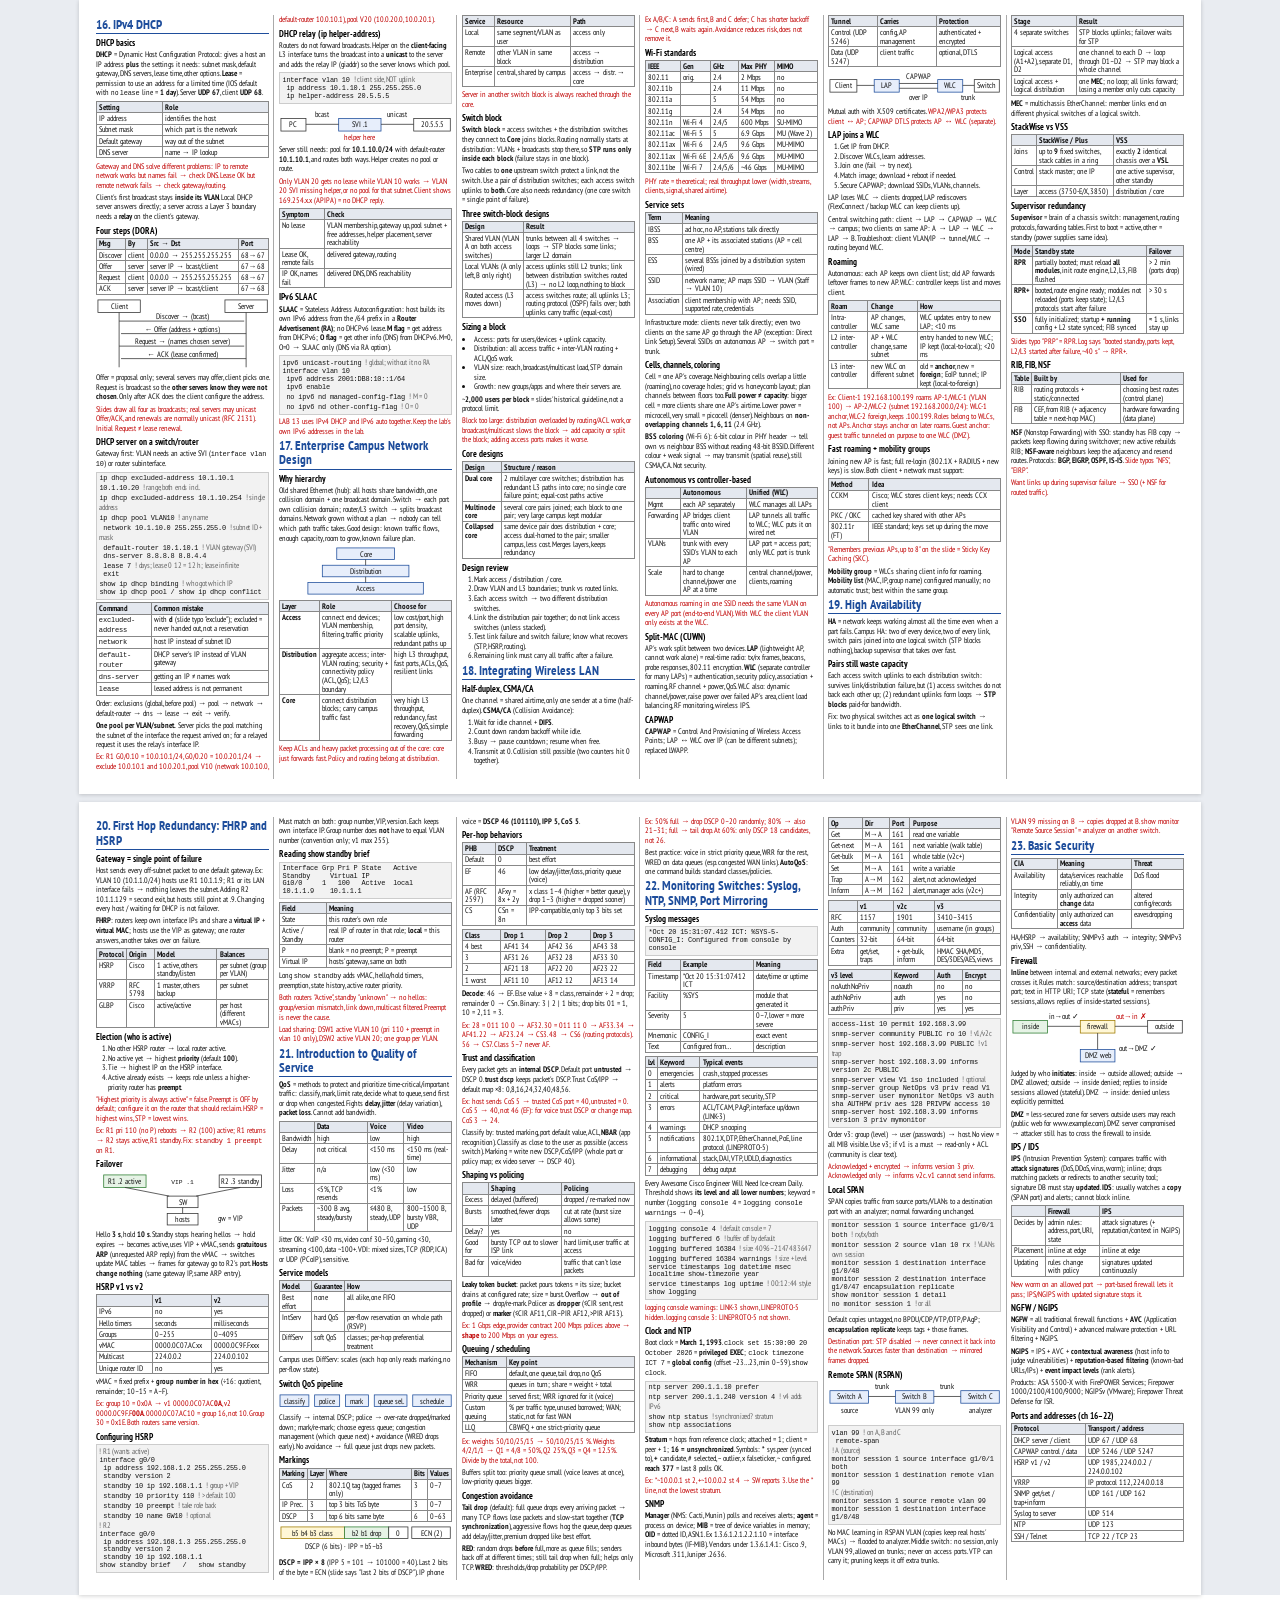
<file: cheatsheet/final.html>
<!doctype html>
<html><head><meta charset="utf-8"><meta name="viewport" content="width=1123">
<title>CNDM Final Cheatsheet</title>
<link rel="preconnect" href="https://fonts.googleapis.com"><link rel="preconnect" href="https://fonts.gstatic.com" crossorigin>
<link href="https://fonts.googleapis.com/css2?family=Cousine&family=PT+Sans+Narrow:wght@400;700&display=swap" rel="stylesheet">
<style>
@page{size:A4 landscape;margin:0}
*{box-sizing:border-box}
html,body{margin:0;padding:0;background:#fff}
body{font-family:"PT Sans Narrow","Liberation Sans Narrow","Arial Narrow",sans-serif;font-size:6.25pt;line-height:1.15;color:#111}
.page{width:297mm;height:210mm;padding:4mm 4.5mm;overflow:hidden;page-break-after:always;break-after:page}
.page:last-child{page-break-after:auto;break-after:auto}
.cols{height:100%;column-count:6;column-gap:2.6mm;column-rule:0.4pt solid #aaa;column-fill:auto}
h2{font-size:9.6pt;color:#1f4e9c;margin:2pt 0 2pt;padding-bottom:1pt;border-bottom:0.8pt solid #1f4e9c;break-after:avoid;line-height:1.1}
h3{font-size:7pt;margin:3pt 0 1pt;break-after:avoid;color:#000}
p{margin:0 0 2pt}
ul,ol{margin:0 0 2pt;padding-left:9pt}
li{margin:0}
b{font-weight:700}
.r{color:#c00000}
code,pre{font-family:"Liberation Mono","Cousine","DejaVu Sans Mono",monospace;font-size:5.2pt;letter-spacing:-0.15pt}
pre{margin:1pt 0 2pt;padding:1.5pt 2pt;background:#f2f2f2;border:0.3pt solid #ccc;white-space:pre-wrap;line-height:1.15;break-inside:avoid}
pre .c{color:#666;font-family:"PT Sans Narrow",sans-serif;font-size:6pt}
table{border-collapse:collapse;width:100%;margin:1pt 0 2.5pt;break-inside:avoid;font-size:5.9pt;line-height:1.1}
th,td{border:0.35pt solid #888;padding:0.6pt 1.6pt;vertical-align:top;text-align:left}
th{background:#e4e8ef;font-weight:700}
td code{font-size:5.3pt}
.fig{margin:2pt 0 3pt;break-inside:avoid;text-align:center}
.fig svg{width:100%;height:auto;display:block}
svg text{font-family:"PT Sans Narrow",sans-serif;font-size:8px;fill:#111}
svg .m{font-family:"Liberation Mono","Cousine",monospace;font-size:6.5px}
svg rect.b{fill:#fff;stroke:#333;stroke-width:0.8}
svg rect.y{fill:#fff7d6;stroke:#a07b00;stroke-width:0.8}
svg rect.g{fill:#e6f3e6;stroke:#2e7d32;stroke-width:0.8}
svg rect.bl{fill:#e7eefb;stroke:#1f4e9c;stroke-width:0.8}
svg line,svg path.l{stroke:#333;stroke-width:0.8;fill:none}
svg .rd{stroke:#c00000}
svg .t{fill:#c00000}
.nb{break-inside:avoid}
.hl{background:#ffe9a8!important;outline:1.5pt solid #e0a100;outline-offset:1pt}
@media screen{body{background:#e9ecf1}.page{background:#fff;margin:0 auto 8px;box-shadow:0 1px 4px rgba(0,0,0,.18)}}
@media print{.hl{background:none!important;outline:0}}
</style></head><body>

<!-- ============================ PAGE 1 ============================ -->
<div class="page"><div class="cols">

<h2 id="c16">16. IPv4 DHCP</h2>
<h3 id="dhcp">DHCP basics</h3>
<p><b>DHCP</b> = Dynamic Host Configuration Protocol: gives a host an IP address <b>plus</b> the settings it needs: subnet mask, default gateway, DNS servers, lease time, other options. <b>Lease</b> = permission to use an address for a limited time (IOS default with no <code>lease</code> line = <b>1 day</b>). Server <b>UDP 67</b>, client <b>UDP 68</b>.</p>
<table><tr><th>Setting</th><th>Role</th></tr>
<tr><td>IP address</td><td>identifies the host</td></tr>
<tr><td>Subnet mask</td><td>which part is the network</td></tr>
<tr><td>Default gateway</td><td>way out of the subnet</td></tr>
<tr><td>DNS server</td><td>name → IP lookup</td></tr></table>
<p class="r">Gateway and DNS solve different problems: IP to remote network works but names fail → check DNS. Lease OK but remote network fails → check gateway/routing.</p>
<p>Client's first broadcast stays <b>inside its VLAN</b>. Local DHCP server answers directly; a server across a Layer 3 boundary needs a <b>relay</b> on the client's gateway.</p>
<h3 id="dora">Four steps (DORA)</h3>
<table><tr><th>Msg</th><th>By</th><th>Src → Dst</th><th>Port</th></tr>
<tr><td>Discover</td><td>client</td><td>0.0.0.0 → 255.255.255.255</td><td>68→67</td></tr>
<tr><td>Offer</td><td>server</td><td>server IP → bcast/client</td><td>67→68</td></tr>
<tr><td>Request</td><td>client</td><td>0.0.0.0 → 255.255.255.255</td><td>68→67</td></tr>
<tr><td>ACK</td><td>server</td><td>server IP → bcast/client</td><td>67→68</td></tr></table>
<div class="fig"><svg viewBox="0 0 180 74"><rect class="b" x="2" y="2" width="44" height="13"/><text x="24" y="11" text-anchor="middle">Client</text><rect class="b" x="134" y="2" width="44" height="13"/><text x="156" y="11" text-anchor="middle">Server</text>
<line x1="24" y1="15" x2="24" y2="72"/><line x1="156" y1="15" x2="156" y2="72"/>
<path class="l" d="M24 24H154"/><text x="90" y="22" text-anchor="middle">Discover → (bcast)</text>
<path class="l" d="M156 37H26"/><text x="90" y="35" text-anchor="middle">← Offer (address + options)</text>
<path class="l" d="M24 50H154"/><text x="90" y="48" text-anchor="middle">Request → (names chosen server)</text>
<path class="l" d="M156 63H26"/><text x="90" y="61" text-anchor="middle">← ACK (lease confirmed)</text></svg></div>
<p>Offer = proposal only; several servers may offer, client picks one. Request is broadcast so the <b>other servers know they were not chosen</b>. Only after ACK does the client configure the address.</p>
<p class="r">Slides draw all four as broadcasts; real servers may unicast Offer/ACK, and renewals are normally unicast (RFC 2131). Initial Request ≠ lease renewal.</p>
<h3 id="pool">DHCP server on a switch/router</h3>
<p>Gateway first: VLAN needs an active SVI (<code>interface vlan 10</code>) or router subinterface.</p>
<pre>ip dhcp excluded-address 10.1.10.1 10.1.10.20 <span class="c">! range, both ends incl.</span>
ip dhcp excluded-address 10.1.10.254 <span class="c">! single address</span>
ip dhcp pool VLAN10 <span class="c">! any name</span>
 network 10.1.10.0 255.255.255.0 <span class="c">! subnet ID + mask</span>
 default-router 10.1.10.1 <span class="c">! VLAN gateway (SVI)</span>
 dns-server 8.8.8.8 8.8.4.4
 lease 7 <span class="c">! days; lease 0 12 = 12 h; lease infinite</span>
 exit
show ip dhcp binding <span class="c">! who got which IP</span>
show ip dhcp pool / show ip dhcp conflict</pre>
<table><tr><th>Command</th><th>Common mistake</th></tr>
<tr><td><code>excluded-address</code></td><td>with <b>d</b> (slide typo "exclude"); excluded = never handed out, not a reservation</td></tr>
<tr><td><code>network</code></td><td>host IP instead of subnet ID</td></tr>
<tr><td><code>default-router</code></td><td>DHCP server's IP instead of VLAN gateway</td></tr>
<tr><td><code>dns-server</code></td><td>getting an IP ≠ names work</td></tr>
<tr><td><code>lease</code></td><td>leased address is not permanent</td></tr></table>
<p>Order: exclusions (global, before pool) → pool → network → default-router → dns → lease → exit → verify.</p>
<p><b>One pool per VLAN/subnet.</b> Server picks the pool matching the subnet of the interface the request arrived on; for a relayed request it uses the relay's interface IP.</p>
<p class="r">Ex: R1 G0/0.10 = 10.0.10.1/24, G0/0.20 = 10.0.20.1/24 → exclude 10.0.10.1 and 10.0.20.1, pool V10 (network 10.0.10.0, default-router 10.0.10.1), pool V20 (10.0.20.0, 10.0.20.1).</p>
<h3 id="relay">DHCP relay (ip helper-address)</h3>
<p>Routers do not forward broadcasts. Helper on the <b>client-facing</b> L3 interface turns the broadcast into a <b>unicast</b> to the server and adds the relay IP (giaddr) so the server knows which pool.</p>
<pre>interface vlan 10 <span class="c">! client side, NOT uplink</span>
 ip address 10.1.10.1 255.255.255.0
 ip helper-address 20.5.5.5</pre>
<div class="fig"><svg viewBox="0 0 180 36"><rect class="b" x="2" y="12" width="26" height="13"/><text x="15" y="21" text-anchor="middle">PC</text><rect class="bl" x="62" y="12" width="44" height="13"/><text x="84" y="21" text-anchor="middle">SVI .1</text><rect class="b" x="140" y="12" width="38" height="13"/><text x="159" y="21" text-anchor="middle">20.5.5.5</text><line x1="28" y1="18" x2="62" y2="18"/><line x1="106" y1="18" x2="140" y2="18"/><text x="45" y="10" text-anchor="middle">bcast</text><text x="123" y="10" text-anchor="middle">unicast</text><text class="t" x="84" y="34" text-anchor="middle">helper here</text></svg></div>
<p>Server still needs: pool for <b>10.1.10.0/24</b> with default-router <b>10.1.10.1</b>, and routes both ways. Helper creates no pool or route.</p>
<p class="r">Only VLAN 20 gets no lease while VLAN 10 works → VLAN 20 SVI missing helper, or no pool for that subnet. Client shows 169.254.x.x (APIPA) = no DHCP reply.</p>
<table><tr><th>Symptom</th><th>Check</th></tr>
<tr><td>No lease</td><td>VLAN membership, gateway up, pool subnet + free addresses, helper placement, server reachability</td></tr>
<tr><td>Lease OK, remote fails</td><td>delivered gateway, routing</td></tr>
<tr><td>IP OK, names fail</td><td>delivered DNS, DNS reachability</td></tr></table>
<h3 id="slaac">IPv6 SLAAC</h3>
<p><b>SLAAC</b> = Stateless Address Autoconfiguration: host builds its own IPv6 address from the /64 prefix in a <b>Router Advertisement (RA)</b>; no DHCPv6 lease. <b>M flag</b> = get address from DHCPv6; <b>O flag</b> = get other info (DNS) from DHCPv6. M=0, O=0 → SLAAC only (DNS via RA option).</p>
<pre>ipv6 unicast-routing <span class="c">! global; without it no RA</span>
interface vlan 10
 ipv6 address 2001:DB8:10::1/64
 ipv6 enable
 no ipv6 nd managed-config-flag <span class="c">! M = 0</span>
 no ipv6 nd other-config-flag <span class="c">! O = 0</span></pre>
<p class="r">LAB 13 uses IPv4 DHCP and IPv6 auto together. Keep the lab's own IPv6 addresses in the lab.</p>

<h2 id="c17">17. Enterprise Campus Network Design</h2>
<h3 id="hier">Why hierarchy</h3>
<p>Old shared Ethernet (hub): all hosts share bandwidth, one collision domain + one broadcast domain. Switch → each port own collision domain; router/L3 switch → splits broadcast domains. Network grown without a plan → nobody can tell which path traffic takes. Good design: known traffic flows, enough capacity, room to grow, known failure plan.</p>
<div class="fig"><svg viewBox="0 0 180 52"><rect class="bl" x="60" y="2" width="60" height="12"/><text x="90" y="11" text-anchor="middle">Core</text><rect class="bl" x="45" y="20" width="90" height="12"/><text x="90" y="29" text-anchor="middle">Distribution</text><rect class="bl" x="30" y="38" width="120" height="12"/><text x="90" y="47" text-anchor="middle">Access</text><line x1="90" y1="14" x2="90" y2="20"/><line x1="90" y1="32" x2="90" y2="38"/></svg></div>
<table><tr><th>Layer</th><th>Role</th><th>Choose for</th></tr>
<tr><td><b>Access</b></td><td>connect end devices; VLAN membership, filtering, traffic priority</td><td>low cost/port, high port density, scalable uplinks, redundant paths up</td></tr>
<tr><td><b>Distribution</b></td><td>aggregate access; inter-VLAN routing; security + connectivity policy (ACL, QoS); L2/L3 boundary</td><td>high L3 throughput, fast ports, ACLs, QoS, resilient links</td></tr>
<tr><td><b>Core</b></td><td>connect distribution blocks; carry campus traffic fast</td><td>very high L3 throughput, redundancy, fast recovery, QoS, simple forwarding</td></tr></table>
<p class="r">Keep ACLs and heavy packet processing out of the core: core just forwards fast. Policy and routing belong at distribution.</p>
<table><tr><th>Service</th><th>Resource</th><th>Path</th></tr>
<tr><td>Local</td><td>same segment/VLAN as user</td><td>access only</td></tr>
<tr><td>Remote</td><td>other VLAN in same block</td><td>access → distribution</td></tr>
<tr><td>Enterprise</td><td>central, shared by campus</td><td>access → distr. → core</td></tr></table>
<p class="r">Server in another switch block is always reached through the core.</p>
<h3 id="block">Switch block</h3>
<p><b>Switch block</b> = access switches + the distribution switches they connect to. <b>Core</b> joins blocks. Routing normally starts at distribution: VLANs + broadcasts stop there, so <b>STP runs only inside each block</b> (failure stays in one block).</p>
<p>Two cables to <b>one</b> upstream switch protect a link, not the switch. Use a pair of distribution switches; each access switch uplinks to <b>both</b>. Core also needs redundancy (one core switch = single point of failure).</p>
<h3 id="designs">Three switch-block designs</h3>
<table><tr><th>Design</th><th>Result</th></tr>
<tr><td>Shared VLAN (VLAN A on both access switches)</td><td>trunks between all 4 switches → loops → STP blocks some links; larger L2 domain</td></tr>
<tr><td>Local VLANs (A only left, B only right)</td><td>access uplinks still L2 trunks; link between distribution switches routed (L3) → no L2 loop, nothing to block</td></tr>
<tr><td>Routed access (L3 moves down)</td><td>access switches route; all uplinks L3; routing protocol (OSPF) fails over; both uplinks carry traffic (equal-cost)</td></tr></table>
<h3 id="sizing">Sizing a block</h3>
<ul><li>Access: ports for users/devices + uplink capacity.</li><li>Distribution: all access traffic + inter-VLAN routing + ACL/QoS work.</li><li>VLAN size: reach, broadcast/multicast load, STP domain size.</li><li>Growth: new groups/apps and where their servers are.</li></ul>
<p>~<b>2,000 users per block</b> = slides' historical guideline, not a protocol limit.</p>
<p class="r">Block too large: distribution overloaded by routing/ACL work, or broadcast/multicast slows the block → add capacity or split the block; adding access ports makes it worse.</p>
<h3 id="core">Core designs</h3>
<table><tr><th>Design</th><th>Structure / reason</th></tr>
<tr><td><b>Dual core</b></td><td>2 multilayer core switches; distribution has redundant L3 paths into core; no single core failure point; equal-cost paths active</td></tr>
<tr><td><b>Multinode core</b></td><td>several core pairs joined; each block to one pair; very large campus kept modular</td></tr>
<tr><td><b>Collapsed core</b></td><td>same device pair does distribution + core; access dual-homed to the pair; smaller campus, less cost. Merges layers, keeps redundancy</td></tr></table>
<h3 id="review">Design review</h3>
<ol><li>Mark access / distribution / core.</li><li>Draw VLAN and L3 boundaries; trunk vs routed links.</li><li>Each access switch → two different distribution switches.</li><li>Link the distribution pair together; do not link access switches (unless stacked).</li><li>Test link failure and switch failure; know what recovers (STP, HSRP, routing).</li><li>Remaining link must carry all traffic after a failure.</li></ol>

<h2 id="c18">18. Integrating Wireless LAN</h2>
<h3 id="csma">Half-duplex, CSMA/CA</h3>
<p>One channel = shared airtime, only one sender at a time (half-duplex). <b>CSMA/CA</b> (Collision Avoidance):</p>
<ol><li>Wait for idle channel + <b>DIFS</b>.</li><li>Count down random backoff while idle.</li><li>Busy → pause countdown; resume when free.</li><li>Transmit at 0. Collision still possible (two counters hit 0 together).</li></ol>
<p class="r">Ex A/B/C: A sends first, B and C defer; C has shorter backoff → C next, B waits again. Avoidance reduces risk, does not remove it.</p>
<h3 id="wifi">Wi-Fi standards</h3>
<table><tr><th>IEEE</th><th>Gen</th><th>GHz</th><th>Max PHY</th><th>MIMO</th></tr>
<tr><td>802.11</td><td>orig.</td><td>2.4</td><td>2 Mbps</td><td>no</td></tr>
<tr><td>802.11b</td><td></td><td>2.4</td><td>11 Mbps</td><td>no</td></tr>
<tr><td>802.11a</td><td></td><td>5</td><td>54 Mbps</td><td>no</td></tr>
<tr><td>802.11g</td><td></td><td>2.4</td><td>54 Mbps</td><td>no</td></tr>
<tr><td>802.11n</td><td>Wi-Fi 4</td><td>2.4/5</td><td>600 Mbps</td><td>SU-MIMO</td></tr>
<tr><td>802.11ac</td><td>Wi-Fi 5</td><td>5</td><td>6.9 Gbps</td><td>MU (Wave 2)</td></tr>
<tr><td>802.11ax</td><td>Wi-Fi 6</td><td>2.4/5</td><td>9.6 Gbps</td><td>MU-MIMO</td></tr>
<tr><td>802.11ax</td><td>Wi-Fi 6E</td><td>2.4/5/6</td><td>9.6 Gbps</td><td>MU-MIMO</td></tr>
<tr><td>802.11be</td><td>Wi-Fi 7</td><td>2.4/5/6</td><td>~46 Gbps</td><td>MU-MIMO</td></tr></table>
<p class="r">PHY rate = theoretical; real throughput lower (width, streams, clients, signal, shared airtime).</p>
<h3 id="bss">Service sets</h3>
<table><tr><th>Term</th><th>Meaning</th></tr>
<tr><td>IBSS</td><td>ad hoc, no AP, stations talk directly</td></tr>
<tr><td>BSS</td><td>one AP + its associated stations (AP = cell centre)</td></tr>
<tr><td>ESS</td><td>several BSSs joined by a distribution system (wired)</td></tr>
<tr><td>SSID</td><td>network name; AP maps SSID → VLAN (Staff → VLAN 10)</td></tr>
<tr><td>Association</td><td>client membership with AP; needs SSID, supported rate, credentials</td></tr></table>
<p>Infrastructure mode: clients never talk directly; even two clients on the same AP go through the AP (exception: Direct Link Setup). Several SSIDs on autonomous AP → switch port = trunk.</p>
<h3 id="cells">Cells, channels, coloring</h3>
<p>Cell = one AP's coverage. Neighbouring cells overlap a little (roaming), no coverage holes; grid vs honeycomb layout; plan channels between floors too. <b>Full power ≠ capacity</b>: bigger cell = more clients share one AP's airtime. Lower power = microcell, very small = picocell (denser). Neighbours on <b>non-overlapping channels 1, 6, 11</b> (2.4 GHz).</p>
<p><b>BSS coloring</b> (Wi-Fi 6): 6-bit colour in PHY header → tell own vs neighbour BSS without reading 48-bit BSSID. Different colour + weak signal → may transmit (spatial reuse), still CSMA/CA. Not security.</p>
<h3 id="auto">Autonomous vs controller-based</h3>
<table><tr><th></th><th>Autonomous</th><th>Unified (WLC)</th></tr>
<tr><td>Mgmt</td><td>each AP separately</td><td>WLC manages all LAPs</td></tr>
<tr><td>Forwarding</td><td>AP bridges client traffic onto wired VLAN</td><td>LAP tunnels all traffic to WLC; WLC puts it on wired net</td></tr>
<tr><td>VLANs</td><td>trunk with every SSID's VLAN to each AP</td><td>LAP port = access port; only WLC port is trunk</td></tr>
<tr><td>Scale</td><td>hard to change channel/power one AP at a time</td><td>central channel/power, clients, roaming</td></tr></table>
<p class="r">Autonomous roaming in one SSID needs the same VLAN on every AP port (end-to-end VLAN). With WLC the client VLAN only exists at the WLC.</p>
<h3 id="split">Split-MAC (CUWN)</h3>
<p>AP's work split between two devices. <b>LAP</b> (lightweight AP, cannot work alone) = real-time radio: tx/rx frames, beacons, probe responses, 802.11 encryption. <b>WLC</b> (separate controller for many LAPs) = authentication, security policy, association + roaming, RF channel + power, QoS. WLC also: dynamic channel/power, raise power over failed AP's area, client load balancing, RF monitoring, wireless IPS.</p>
<h3 id="capwap">CAPWAP</h3>
<p><b>CAPWAP</b> = Control And Provisioning of Wireless Access Points; LAP ↔ WLC over IP (can be different subnets); replaced LWAPP.</p>
<table><tr><th>Tunnel</th><th>Carries</th><th>Protection</th></tr>
<tr><td>Control (UDP 5246)</td><td>config, AP management</td><td>authenticated + encrypted</td></tr>
<tr><td>Data (UDP 5247)</td><td>client traffic</td><td>optional, DTLS</td></tr></table>
<div class="fig"><svg viewBox="0 0 180 34"><rect class="b" x="2" y="10" width="28" height="13"/><text x="16" y="19" text-anchor="middle">Client</text><rect class="bl" x="48" y="10" width="26" height="13"/><text x="61" y="19" text-anchor="middle">LAP</text><rect class="bl" x="114" y="10" width="26" height="13"/><text x="127" y="19" text-anchor="middle">WLC</text><rect class="b" x="152" y="10" width="26" height="13"/><text x="165" y="19" text-anchor="middle">Switch</text><line x1="30" y1="16" x2="48" y2="16"/><path class="l" d="M74 14H114M74 19H114"/><line x1="140" y1="16" x2="152" y2="16"/><text x="94" y="9" text-anchor="middle">CAPWAP</text><text x="94" y="31" text-anchor="middle">over IP</text><text x="146" y="31" text-anchor="middle">trunk</text></svg></div>
<p>Mutual auth with X.509 certificates. <span class="r">WPA2/WPA3 protects client ↔ AP; CAPWAP DTLS protects AP ↔ WLC (separate).</span></p>
<h3 id="join">LAP joins a WLC</h3>
<ol><li>Get IP from DHCP.</li><li>Discover WLCs, learn addresses.</li><li>Join one (fail → try next).</li><li>Match image; download + reboot if needed.</li><li>Secure CAPWAP; download SSIDs, VLANs, channels.</li></ol>
<p>LAP loses WLC → clients dropped, LAP rediscovers (FlexConnect / backup WLC can keep clients up).</p>
<p>Central switching path: client → LAP → CAPWAP → WLC → campus; two clients on same AP: A → LAP → WLC → LAP → B. Troubleshoot: client VLAN/IP → tunnel/WLC → routing beyond WLC.</p>
<h3 id="roam">Roaming</h3>
<p>Autonomous: each AP keeps own client list; old AP forwards leftover frames to new AP. WLC: controller keeps list and moves client.</p>
<table><tr><th>Roam</th><th>Change</th><th>How</th></tr>
<tr><td>Intra-controller</td><td>AP changes, WLC same</td><td>WLC updates entry to new LAP; &lt;10 ms</td></tr>
<tr><td>L2 inter-controller</td><td>AP + WLC change, same subnet</td><td>entry handed to new WLC; IP kept (local-to-local); &lt;20 ms</td></tr>
<tr><td>L3 inter-controller</td><td>new WLC on different subnet</td><td>old = <b>anchor</b>, new = <b>foreign</b>; EoIP tunnel; IP kept (local-to-foreign)</td></tr></table>
<p class="r">Ex: Client-1 192.168.100.199 roams AP-1/WLC-1 (VLAN 100) → AP-2/WLC-2 (subnet 192.168.200.0/24): WLC-1 anchor, WLC-2 foreign, keeps .100.199. Roles belong to WLCs, not APs. Anchor stays anchor on later roams. Guest anchor: guest traffic tunneled on purpose to one WLC (DMZ).</p>
<h3 id="fast">Fast roaming + mobility groups</h3>
<p>Joining new AP is fast; full re-login (802.1X + RADIUS + new keys) is slow. Both client + network must support:</p>
<table><tr><th>Method</th><th>Idea</th></tr>
<tr><td>CCKM</td><td>Cisco; WLC stores client keys; needs CCX client</td></tr>
<tr><td>PKC / OKC</td><td>cached key shared with other APs</td></tr>
<tr><td>802.11r (FT)</td><td>IEEE standard; keys set up during the move</td></tr></table>
<p class="r">"Remembers previous APs, up to 8" on the slide = Sticky Key Caching (SKC).</p>
<p><b>Mobility group</b> = WLCs sharing client info for roaming. <b>Mobility list</b> (MAC, IP, group name) configured manually; no automatic trust; best within the same group.</p>

<h2 id="c19">19. High Availability</h2>
<p><b>HA</b> = network keeps working almost all the time even when a part fails. Campus HA: two of every device, two of every link, switch pairs joined into one logical switch (STP blocks nothing), backup supervisor that takes over fast.</p>
<h3 id="pairs">Pairs still waste capacity</h3>
<p>Each access switch uplinks to each distribution switch: survives link/distribution failure, but (1) access switches do not back each other up; (2) redundant uplinks form loops → <b>STP blocks</b> paid-for bandwidth.</p>
<p>Fix: two physical switches act as <b>one logical switch</b> → links to it bundle into one <b>EtherChannel</b>, STP sees one link.</p>
<table><tr><th>Stage</th><th>Result</th></tr>
<tr><td>4 separate switches</td><td>STP blocks uplinks; failover waits for STP</td></tr>
<tr><td>Logical access (A1+A2), separate D1, D2</td><td>one channel to each D → loop through D1–D2 → STP may block a whole channel</td></tr>
<tr><td>Logical access + logical distribution</td><td>one <b>MEC</b>; no loop; all links forward; losing a member only cuts capacity</td></tr></table>
<p><b>MEC</b> = multichassis EtherChannel: member links end on different physical switches of a logical switch.</p>
<h3 id="stack">StackWise vs VSS</h3>
<table><tr><th></th><th>StackWise / Plus</th><th>VSS</th></tr>
<tr><td>Joins</td><td>up to <b>9</b> fixed switches, stack cables in a ring</td><td>exactly <b>2</b> identical chassis over a <b>VSL</b></td></tr>
<tr><td>Control</td><td>stack master; one IP</td><td>one active supervisor, other standby</td></tr>
<tr><td>Layer</td><td>access (3750-E/X, 3850)</td><td>distribution / core</td></tr></table>
<h3 id="sup">Supervisor redundancy</h3>
<p><b>Supervisor</b> = brain of a chassis switch: management, routing protocols, forwarding tables. First to boot = active, other = standby (power supplies same idea).</p>
<table><tr><th>Mode</th><th>Standby state</th><th>Failover</th></tr>
<tr><td><b>RPR</b></td><td>partially booted; must reload <b>all modules</b>, init route engine, L2, L3, FIB flushed</td><td>&gt; 2 min (ports drop)</td></tr>
<tr><td><b>RPR+</b></td><td>booted, route engine ready; modules not reloaded (ports keep state); L2/L3 protocols start after failure</td><td>&gt; 30 s</td></tr>
<tr><td><b>SSO</b></td><td>fully initialized; startup <b>+ running</b> config + L2 state synced; FIB synced</td><td>≈ 1 s, links stay up</td></tr></table>
<p class="r">Slides typo "PRP" = RPR. Log says "booted standby, ports kept, L2/L3 started after failure, ~40 s" → RPR+.</p>
<h3 id="nsf">RIB, FIB, NSF</h3>
<table><tr><th>Table</th><th>Built by</th><th>Used for</th></tr>
<tr><td>RIB</td><td>routing protocols + static/connected</td><td>choosing best routes (control plane)</td></tr>
<tr><td>FIB</td><td>CEF, from RIB (+ adjacency table = next-hop MAC)</td><td>hardware forwarding (data plane)</td></tr></table>
<p><b>NSF</b> (Nonstop Forwarding) with SSO: standby has FIB copy → packets keep flowing during switchover; new active rebuilds RIB; <b>NSF-aware</b> neighbours keep the adjacency and resend routes. Protocols: <b>BGP, EIGRP, OSPF, IS-IS</b>. <span class="r">Slide typos "NFS", "EIRP".</span></p>
<p class="r">Want links up during supervisor failure → SSO (+ NSF for routed traffic).</p>

</div></div>

<!-- ============================ PAGE 2 ============================ -->
<div class="page"><div class="cols">

<h2 id="c20">20. First Hop Redundancy: FHRP and HSRP</h2>
<h3 id="gw">Gateway = single point of failure</h3>
<p>Host sends every off-subnet packet to one default gateway. Ex: VLAN 10 (10.1.1.0/24) hosts use R1 10.1.1.9; R1 or its LAN interface fails → nothing leaves the subnet. Adding R2 10.1.1.129 = second exit, but hosts still point at .9. Changing every host / waiting for DHCP is not failover.</p>
<p><b>FHRP</b>: routers keep own interface IPs and share a <b>virtual IP</b> + <b>virtual MAC</b>; hosts use the VIP as gateway; one router answers, another takes over on failure.</p>
<table><tr><th>Protocol</th><th>Origin</th><th>Model</th><th>Balances</th></tr>
<tr><td>HSRP</td><td>Cisco</td><td>1 active, others standby/listen</td><td>per subnet (group per VLAN)</td></tr>
<tr><td>VRRP</td><td>RFC 5798</td><td>1 master, others backup</td><td>per subnet</td></tr>
<tr><td>GLBP</td><td>Cisco</td><td>active/active</td><td>per host (different vMACs)</td></tr></table>
<h3 id="elect">Election (who is active)</h3>
<ol><li>No other HSRP router → local router active.</li><li>No active yet → highest <b>priority</b> (default <b>100</b>).</li><li>Tie → highest IP on the HSRP interface.</li><li>Active already exists → keeps role unless a higher-priority router has <b>preempt</b>.</li></ol>
<p class="r">"Highest priority is always active" = false. Preempt is OFF by default; configure it on the router that should reclaim. HSRP = highest wins, STP = lowest wins.</p>
<p class="r">Ex: R1 pri 110 (no P) reboots → R2 (100) active; R1 returns → R2 stays active, R1 standby. Fix: <code>standby 1 preempt</code> on R1.</p>
<h3 id="failover">Failover</h3>
<div class="fig"><svg viewBox="0 0 180 56"><rect class="g" x="8" y="2" width="44" height="13"/><text x="30" y="11" text-anchor="middle">R1 .2 active</text><rect class="b" x="128" y="2" width="44" height="13"/><text x="150" y="11" text-anchor="middle">R2 .3 standby</text><rect class="b" x="74" y="24" width="32" height="12"/><text x="90" y="33" text-anchor="middle">SW</text><rect class="b" x="74" y="42" width="32" height="12"/><text x="90" y="51" text-anchor="middle">hosts</text><line x1="30" y1="15" x2="76" y2="24"/><line x1="150" y1="15" x2="104" y2="24"/><line x1="90" y1="36" x2="90" y2="42"/><text class="m" x="90" y="11" text-anchor="middle">VIP .1</text><text x="140" y="50" text-anchor="middle">gw = VIP</text></svg></div>
<p>Hello <b>3 s</b>, hold <b>10 s</b>. Standby stops hearing hellos → hold expires → becomes active, uses VIP + vMAC, sends <b>gratuitous ARP</b> (unrequested ARP reply) from the vMAC → switches update MAC tables → frames for gateway go to R2's port. <b>Hosts change nothing</b> (same gateway IP, same ARP entry).</p>
<h3 id="hver">HSRP v1 vs v2</h3>
<table><tr><th></th><th>v1</th><th>v2</th></tr>
<tr><td>IPv6</td><td>no</td><td>yes</td></tr>
<tr><td>Hello timers</td><td>seconds</td><td>milliseconds</td></tr>
<tr><td>Groups</td><td>0–255</td><td>0–4095</td></tr>
<tr><td>vMAC</td><td>0000.0C07.ACxx</td><td>0000.0C9F.Fxxx</td></tr>
<tr><td>Multicast</td><td>224.0.0.2</td><td>224.0.0.102</td></tr>
<tr><td>Unique router ID</td><td>no</td><td>yes</td></tr></table>
<p>vMAC = fixed prefix + <b>group number in hex</b> (÷16: quotient, remainder; 10–15 = A–F).</p>
<p class="r">Ex: group 10 = 0x0A → v1 0000.0C07.AC<b>0A</b>, v2 0000.0C9F.F<b>00A</b>. 0000.0C07.AC10 = group 16, not 10. Group 30 = 0x1E. Both routers same version.</p>
<h3 id="hcfg">Configuring HSRP</h3>
<pre><span class="c">! R1 (wants active)</span>
interface g0/0
 ip address 192.168.1.2 255.255.255.0
 standby version 2
 standby 10 ip 192.168.1.1 <span class="c">! group + VIP</span>
 standby 10 priority 110 <span class="c">! &gt; default 100</span>
 standby 10 preempt <span class="c">! take role back</span>
 standby 10 name GW10 <span class="c">! optional</span>
<span class="c">! R2</span>
interface g0/0
 ip address 192.168.1.3 255.255.255.0
 standby version 2
 standby 10 ip 192.168.1.1
show standby brief   /   show standby</pre>
<p>Must match on both: group number, VIP, version. Each keeps own interface IP. Group number does <b>not</b> have to equal VLAN number (convention only; v1 max 255).</p>
<h3 id="hshow">Reading show standby brief</h3>
<pre>Interface Grp Pri P State   Active      Standby     Virtual IP
Gi0/0     1   100   Active  local       10.1.1.9    10.1.1.1</pre>
<table><tr><th>Field</th><th>Meaning</th></tr>
<tr><td>State</td><td>this router's own role</td></tr>
<tr><td>Active / Standby</td><td>real IP of router in that role; <b>local</b> = this router</td></tr>
<tr><td>P</td><td>blank = no preempt; P = preempt</td></tr>
<tr><td>Virtual IP</td><td>hosts' gateway, same on both</td></tr></table>
<p>Long <code>show standby</code> adds vMAC, hello/hold timers, preemption, state history, active router priority.</p>
<p class="r">Both routers "Active", standby "unknown" → no hellos: group/version mismatch, link down, multicast filtered. Preempt is never the cause.</p>
<p class="r">Load sharing: DSW1 active VLAN 10 (pri 110 + preempt in vlan 10 only), DSW2 active VLAN 20; one group per VLAN.</p>

<h2 id="c21">21. Introduction to Quality of Service</h2>
<p><b>QoS</b> = methods to protect and prioritize time-critical/important traffic: classify, mark, limit rate, decide what to queue, send first or drop when congested. Fights <b>delay</b>, <b>jitter</b> (delay variation), <b>packet loss</b>. Cannot add bandwidth.</p>
<table><tr><th></th><th>Data</th><th>Voice</th><th>Video</th></tr>
<tr><td>Bandwidth</td><td>high</td><td>low</td><td>high</td></tr>
<tr><td>Delay</td><td>not critical</td><td>&lt;150 ms</td><td>&lt;150 ms (real-time)</td></tr>
<tr><td>Jitter</td><td>n/a</td><td>low (&lt;30 ms)</td><td>low</td></tr>
<tr><td>Loss</td><td>&lt;5%, TCP resends</td><td>&lt;1%</td><td>low</td></tr>
<tr><td>Packets</td><td>~300 B avg, steady/bursty</td><td>≤480 B, steady, UDP</td><td>800–1500 B, bursty VBR, UDP</td></tr></table>
<p>Jitter OK: VoIP &lt;30 ms, video conf 30–50, gaming &lt;30, streaming &lt;100, data ~100+. VDI: mixed sizes, TCP (RDP, ICA) or UDP (PCoIP), sensitive.</p>
<h3 id="models">Service models</h3>
<table><tr><th>Model</th><th>Guarantee</th><th>How</th></tr>
<tr><td>Best effort</td><td>none</td><td>all alike, one FIFO</td></tr>
<tr><td>IntServ</td><td>hard QoS</td><td>per-flow reservation on whole path (RSVP)</td></tr>
<tr><td>DiffServ</td><td>soft QoS</td><td>classes; per-hop preferential treatment</td></tr></table>
<p>Campus uses DiffServ: scales (each hop only reads marking, no per-flow state).</p>
<h3 id="pipe">Switch QoS pipeline</h3>
<div class="fig"><svg viewBox="0 0 180 18"><g><rect class="bl" x="1" y="3" width="30" height="12"/><text x="16" y="12" text-anchor="middle">classify</text><rect class="bl" x="37" y="3" width="26" height="12"/><text x="50" y="12" text-anchor="middle">police</text><rect class="bl" x="69" y="3" width="24" height="12"/><text x="81" y="12" text-anchor="middle">mark</text><rect class="bl" x="99" y="3" width="34" height="12"/><text x="116" y="12" text-anchor="middle">queue sel.</text><rect class="bl" x="139" y="3" width="40" height="12"/><text x="159" y="12" text-anchor="middle">schedule</text></g></svg></div>
<p>Classify → internal DSCP; police → over-rate dropped/marked down; mark/re-mark; choose egress queue; congestion management (which queue next) + avoidance (WRED drops early). No avoidance → full queue just drops new packets.</p>
<h3 id="marks">Markings</h3>
<table><tr><th>Marking</th><th>Layer</th><th>Where</th><th>Bits</th><th>Values</th></tr>
<tr><td>CoS</td><td>2</td><td>802.1Q tag (tagged frames only)</td><td>3</td><td>0–7</td></tr>
<tr><td>IP Prec.</td><td>3</td><td>top 3 bits ToS byte</td><td>3</td><td>0–7</td></tr>
<tr><td>DSCP</td><td>3</td><td>top 6 bits same byte</td><td>6</td><td>0–63</td></tr></table>
<div class="fig"><svg viewBox="0 0 180 30"><rect class="y" x="2" y="2" width="66" height="12"/><text x="35" y="11" text-anchor="middle">b5 b4 b3 class</text><rect class="g" x="68" y="2" width="46" height="12"/><text x="91" y="11" text-anchor="middle">b2 b1 drop</text><rect class="b" x="114" y="2" width="20" height="12"/><text x="124" y="11" text-anchor="middle">0</text><rect class="b" x="138" y="2" width="40" height="12"/><text x="158" y="11" text-anchor="middle">ECN (2)</text><text x="68" y="25" text-anchor="middle">DSCP (6 bits) · IPP = b5–b3</text></svg></div>
<p><b>DSCP = IPP × 8</b> (IPP 5 = 101 → 101000 = 40). Last 2 bits of the byte = ECN (slide says "last 2 bits of DSCP"). IP phone voice = <b>DSCP 46 (101110), IPP 5, CoS 5</b>.</p>
<h3 id="phb">Per-hop behaviors</h3>
<table><tr><th>PHB</th><th>DSCP</th><th>Treatment</th></tr>
<tr><td>Default</td><td>0</td><td>best effort</td></tr>
<tr><td>EF</td><td>46</td><td>low delay/jitter/loss, priority queue (voice)</td></tr>
<tr><td>AF (RFC 2597)</td><td>AFxy = 8x + 2y</td><td>x class 1–4 (higher = better queue), y drop 1–3 (higher = dropped sooner)</td></tr>
<tr><td>CS</td><td>CSn = 8n</td><td>IPP-compatible, only top 3 bits set</td></tr></table>
<table><tr><th>Class</th><th>Drop 1</th><th>Drop 2</th><th>Drop 3</th></tr>
<tr><td>4 best</td><td>AF41 34</td><td>AF42 36</td><td>AF43 38</td></tr>
<tr><td>3</td><td>AF31 26</td><td>AF32 28</td><td>AF33 30</td></tr>
<tr><td>2</td><td>AF21 18</td><td>AF22 20</td><td>AF23 22</td></tr>
<tr><td>1 worst</td><td>AF11 10</td><td>AF12 12</td><td>AF13 14</td></tr></table>
<p><b>Decode</b>: 46 → EF. Else value ÷ 8 = class, remainder ÷ 2 = drop; remainder 0 → CSn. Binary: 3 | 2 | 1 bits; drop bits 01 = 1, 10 = 2, 11 = 3.</p>
<p class="r">Ex: 28 = 011 10 0 → AF32. 30 = 011 11 0 → AF33. 34 → AF41. 22 → AF23. 24 → CS3. 48 → CS6 (routing protocols). 56 → CS7. Class 5–7 never AF.</p>
<h3 id="trust">Trust and classification</h3>
<p>Every packet gets an <b>internal DSCP</b>. Default port <b>untrusted</b> → DSCP 0. <b>trust dscp</b> keeps packet's DSCP. Trust CoS/IPP → default map ×8: 0,8,16,24,32,40,48,56.</p>
<p class="r">Ex: host sends CoS 5 → trusted CoS port = 40, untrusted = 0. CoS 5 → 40, not 46 (EF): for voice trust DSCP or change map. CoS 3 → 24.</p>
<p>Classify by: trusted marking, port default value, ACL, <b>NBAR</b> (app recognition). Classify as close to the user as possible (access switch). Marking = write new DSCP/CoS/IPP (whole port or policy map; ex video server → DSCP 40).</p>
<h3 id="shape">Shaping vs policing</h3>
<table><tr><th></th><th>Shaping</th><th>Policing</th></tr>
<tr><td>Excess</td><td>delayed (buffered)</td><td>dropped / re-marked now</td></tr>
<tr><td>Bursts</td><td>smoothed, fewer drops later</td><td>cut at rate (burst size allows some)</td></tr>
<tr><td>Delay?</td><td>yes</td><td>no</td></tr>
<tr><td>Good for</td><td>bursty TCP out to slower ISP link</td><td>hard limit, user traffic at access</td></tr>
<tr><td>Bad for</td><td>voice/video</td><td>traffic that can't lose packets</td></tr></table>
<p><b>Leaky token bucket</b>: packet pours tokens = its size; bucket drains at configured rate; size = burst. Overflow → <b>out of profile</b> → drop/re-mark. Policer as <b>dropper</b> (≤CIR sent, rest dropped) or <b>marker</b> (≤CIR AF11, CIR–PIR AF12, &gt;PIR AF13).</p>
<p class="r">Ex: 1 Gbps edge, provider contract 200 Mbps polices above → <b>shape</b> to 200 Mbps on your egress.</p>
<h3 id="queue">Queuing / scheduling</h3>
<table><tr><th>Mechanism</th><th>Key point</th></tr>
<tr><td>FIFO</td><td>default, one queue, tail drop, no QoS</td></tr>
<tr><td>WRR</td><td>queues in turn; share = weight ÷ total</td></tr>
<tr><td>Priority queue</td><td>served first; WRR ignored for it (voice)</td></tr>
<tr><td>Custom queuing</td><td>% per traffic type, unused borrowed; WAN; static, not for fast WAN</td></tr>
<tr><td>LLQ</td><td>CBWFQ + one strict-priority queue</td></tr></table>
<p class="r">Ex: weights 50/10/25/15 → 50/10/25/15 %. Weights 4/2/1/1 → Q1 = 4/8 = 50%, Q2 25%, Q3 = Q4 = 12.5%. Divide by the total, not 100.</p>
<p>Buffers split too: priority queue small (voice leaves at once), low-priority queues bigger.</p>
<h3 id="wred">Congestion avoidance</h3>
<p><b>Tail drop</b> (default): full queue drops every arriving packet → many TCP flows lose packets and slow-start together (<b>TCP synchronization</b>), aggressive flows hog the queue, deep queues add delay/jitter, premium dropped like best effort.</p>
<p><b>RED</b>: random drops <b>before</b> full, more as queue fills; senders back off at different times; still tail drop when full; helps only TCP. <b>WRED</b>: thresholds/drop probability per DSCP/IPP.</p>
<p class="r">Ex: 50% full → drop DSCP 0–20 randomly; 80% → also 21–31; full → tail drop. At 60%: only DSCP 18 candidates, not 26.</p>
<p>Best practice: voice in strict priority queue, WRR for the rest, WRED on data queues (esp. congested WAN links). <b>AutoQoS</b>: one command builds standard classes/policies.</p>

<h2 id="c22">22. Monitoring Switches: Syslog, NTP, SNMP, Port Mirroring</h2>
<h3 id="syslog">Syslog messages</h3>
<pre>*Oct 20 15:31:07.412 ICT: %SYS-5-CONFIG_I: Configured from console by console</pre>
<table><tr><th>Field</th><th>Example</th><th>Meaning</th></tr>
<tr><td>Timestamp</td><td>*Oct 20 15:31:07.412 ICT</td><td>date/time or uptime</td></tr>
<tr><td>Facility</td><td>%SYS</td><td>module that generated it</td></tr>
<tr><td>Severity</td><td>5</td><td>0–7, lower = more severe</td></tr>
<tr><td>Mnemonic</td><td>CONFIG_I</td><td>exact event</td></tr>
<tr><td>Text</td><td>Configured from…</td><td>description</td></tr></table>
<table><tr><th>Lvl</th><th>Keyword</th><th>Typical events</th></tr>
<tr><td>0</td><td>emergencies</td><td>crash, stopped processes</td></tr>
<tr><td>1</td><td>alerts</td><td>platform errors</td></tr>
<tr><td>2</td><td>critical</td><td>hardware, port security, STP</td></tr>
<tr><td>3</td><td>errors</td><td>ACL/TCAM, PAgP, interface up/down (LINK-3)</td></tr>
<tr><td>4</td><td>warnings</td><td>DHCP snooping</td></tr>
<tr><td>5</td><td>notifications</td><td>802.1X, DTP, EtherChannel, PoE, line protocol (LINEPROTO-5)</td></tr>
<tr><td>6</td><td>informational</td><td>stack, DAI, VTP, UDLD, diagnostics</td></tr>
<tr><td>7</td><td>debugging</td><td>debug output</td></tr></table>
<p>Every Awesome Cisco Engineer Will Need Ice-cream Daily. Threshold shows <b>its level and all lower numbers</b>; keyword = number (<code>logging console 4</code> = <code>logging console warnings</code> → 0–4).</p>
<pre>logging console 4 <span class="c">! default console = 7</span>
logging buffered 6 <span class="c">! buffer off by default</span>
logging buffered 16384 <span class="c">! size 4096–2147483647</span>
logging buffered 16384 warnings <span class="c">! size + level</span>
service timestamps log datetime msec localtime show-timezone year
service timestamps log uptime <span class="c">! 00:12:44 style</span>
show logging</pre>
<p class="r">logging console warnings: LINK-3 shown, LINEPROTO-5 hidden. logging console 3: LINEPROTO-5 not shown.</p>
<h3 id="ntp">Clock and NTP</h3>
<p>Boot clock = <b>March 1, 1993</b>. <code>clock set 15:30:00 20 October 2026</code> = <b>privileged EXEC</b>; <code>clock timezone ICT 7</code> = <b>global config</b> (offset −23…23, min 0–59). <code>show clock</code>.</p>
<pre>ntp server 200.1.1.10 prefer
ntp server 200.1.1.240 version 4 <span class="c">! v4 adds IPv6</span>
show ntp status <span class="c">! synchronized? stratum</span>
show ntp associations</pre>
<p><b>Stratum</b> = hops from reference clock; attached = 1; client = peer + 1; <b>16 = unsynchronized</b>. Symbols: <b>*</b> sys.peer (synced to), <b>+</b> candidate, # selected, − outlier, x falseticker, ~ configured. <b>reach 377</b> = last 8 polls OK.</p>
<p class="r">Ex: *~10.0.0.1 st 2, +~10.0.0.2 st 4 → SW reports 3. Use the * line, not the lowest stratum.</p>
<h3 id="snmp">SNMP</h3>
<p><b>Manager</b> (NMS: Cacti, Munin) polls and receives alerts; <b>agent</b> = process on device; <b>MIB</b> = tree of device variables in memory; <b>OID</b> = dotted ID, ASN.1. Ex 1.3.6.1.2.1.2.2.1.10 = interface inbound bytes (IF-MIB). Vendors under 1.3.6.1.4.1: Cisco .9, Microsoft .311, Juniper .2636.</p>
<table><tr><th>Op</th><th>Dir</th><th>Port</th><th>Purpose</th></tr>
<tr><td>Get</td><td>M→A</td><td>161</td><td>read one variable</td></tr>
<tr><td>Get-next</td><td>M→A</td><td>161</td><td>next variable (walk table)</td></tr>
<tr><td>Get-bulk</td><td>M→A</td><td>161</td><td>whole table (v2c+)</td></tr>
<tr><td>Set</td><td>M→A</td><td>161</td><td>write a variable</td></tr>
<tr><td>Trap</td><td>A→M</td><td>162</td><td>alert, not acknowledged</td></tr>
<tr><td>Inform</td><td>A→M</td><td>162</td><td>alert, manager acks (v2c+)</td></tr></table>
<table><tr><th></th><th>v1</th><th>v2c</th><th>v3</th></tr>
<tr><td>RFC</td><td>1157</td><td>1901</td><td>3410–3415</td></tr>
<tr><td>Auth</td><td>community</td><td>community</td><td>username (in groups)</td></tr>
<tr><td>Counters</td><td>32-bit</td><td>64-bit</td><td>64-bit</td></tr>
<tr><td>Extra</td><td>get/set, traps</td><td>+ get-bulk, inform</td><td>HMAC SHA/MD5, DES/3DES/AES, views</td></tr></table>
<table><tr><th>v3 level</th><th>Keyword</th><th>Auth</th><th>Encrypt</th></tr>
<tr><td>noAuthNoPriv</td><td>noauth</td><td>no</td><td>no</td></tr>
<tr><td>authNoPriv</td><td>auth</td><td>yes</td><td>no</td></tr>
<tr><td>authPriv</td><td>priv</td><td>yes</td><td>yes</td></tr></table>
<pre>access-list 10 permit 192.168.3.99
snmp-server community PUBLIC ro 10 <span class="c">! v1/v2c</span>
snmp-server host 192.168.3.99 PUBLIC <span class="c">! v1 trap</span>
snmp-server host 192.168.3.99 informs version 2c PUBLIC
snmp-server view V1 iso included <span class="c">! optional</span>
snmp-server group NetOps v3 priv read V1
snmp-server user mymonitor NetOps v3 auth sha AUTHPW priv aes 128 PRIVPW access 10
snmp-server host 192.168.3.99 informs version 3 priv mymonitor</pre>
<p>Order v3: group (level) → user (passwords) → host. No view = all MIB visible. Use v3; if v1 is a must → read-only + ACL (community is clear text).</p>
<p class="r">Acknowledged + encrypted → informs version 3 priv. Acknowledged only → informs v2c. v1 cannot send informs.</p>
<h3 id="span">Local SPAN</h3>
<p>SPAN copies traffic from source ports/VLANs to a destination port with an analyzer; normal forwarding unchanged.</p>
<pre>monitor session 1 source interface g1/0/1 both <span class="c">! rx/tx/both</span>
monitor session 2 source vlan 10 rx <span class="c">! VLANs own session</span>
monitor session 1 destination interface g1/0/48
monitor session 2 destination interface g1/0/47 encapsulation replicate
show monitor session 1 detail
no monitor session 1 <span class="c">! or all</span></pre>
<p>Default copies untagged, no BPDU/CDP/VTP/DTP/PAgP; <b>encapsulation replicate</b> keeps tags + those frames.</p>
<p class="r">Destination port: STP disabled → never connect it back into the network. Sources faster than destination → mirrored frames dropped.</p>
<h3 id="rspan">Remote SPAN (RSPAN)</h3>
<div class="fig"><svg viewBox="0 0 180 40"><rect class="bl" x="2" y="8" width="40" height="13"/><text x="22" y="17" text-anchor="middle">Switch A</text><rect class="bl" x="70" y="8" width="40" height="13"/><text x="90" y="17" text-anchor="middle">Switch B</text><rect class="bl" x="138" y="8" width="40" height="13"/><text x="158" y="17" text-anchor="middle">Switch C</text><line x1="42" y1="14" x2="70" y2="14"/><line x1="110" y1="14" x2="138" y2="14"/><text x="56" y="6" text-anchor="middle">trunk</text><text x="124" y="6" text-anchor="middle">trunk</text><text x="22" y="31" text-anchor="middle">source</text><text x="90" y="31" text-anchor="middle">VLAN 99 only</text><text x="158" y="31" text-anchor="middle">analyzer</text></svg></div>
<pre>vlan 99 <span class="c">! on A, B and C</span>
 remote-span
<span class="c">! A (source)</span>
monitor session 1 source interface g1/0/1 both
monitor session 1 destination remote vlan 99
<span class="c">! C (destination)</span>
monitor session 1 source remote vlan 99
monitor session 1 destination interface g1/0/48</pre>
<p>No MAC learning in RSPAN VLAN (copies keep real hosts' MACs) → flooded to analyzer. Middle switch: no session, only VLAN 99, allowed on trunks; never on access ports. VTP can carry it; pruning keeps it off extra trunks.</p>
<p class="r">VLAN 99 missing on B → copies dropped at B. show monitor "Remote Source Session" = analyzer on another switch.</p>

<h2 id="c23">23. Basic Security</h2>
<table><tr><th>CIA</th><th>Meaning</th><th>Threat</th></tr>
<tr><td>Availability</td><td>data/services reachable reliably, on time</td><td>DoS flood</td></tr>
<tr><td>Integrity</td><td>only authorized can <b>change</b> data</td><td>altered config/records</td></tr>
<tr><td>Confidentiality</td><td>only authorized can <b>access</b> data</td><td>eavesdropping</td></tr></table>
<p>HA/HSRP → availability; SNMPv3 auth → integrity; SNMPv3 priv, SSH → confidentiality.</p>
<h3 id="fw">Firewall</h3>
<p><b>Inline</b> between internal and external networks; every packet crosses it. Rules match: source/destination address; transport port; text in HTTP URI; TCP state (<b>stateful</b> = remembers sessions, allows replies of inside-started sessions).</p>
<div class="fig"><svg viewBox="0 0 180 58"><rect class="g" x="2" y="12" width="36" height="13"/><text x="20" y="21" text-anchor="middle">inside</text><rect class="y" x="72" y="12" width="36" height="13"/><text x="90" y="21" text-anchor="middle">firewall</text><rect class="b" x="142" y="12" width="36" height="13"/><text x="160" y="21" text-anchor="middle">outside</text><rect class="bl" x="72" y="42" width="36" height="13"/><text x="90" y="51" text-anchor="middle">DMZ web</text><line x1="38" y1="18" x2="72" y2="18"/><line x1="108" y1="18" x2="142" y2="18"/><line x1="90" y1="25" x2="90" y2="42"/><text x="55" y="10" text-anchor="middle">in→out ✓</text><text x="125" y="10" text-anchor="middle" class="t">out→in ✗</text><text x="132" y="44" text-anchor="middle">out→DMZ ✓</text></svg></div>
<p>Judged by who <b>initiates</b>: inside → outside allowed; outside → DMZ allowed; outside → inside denied; replies to inside sessions allowed (stateful). DMZ → inside: denied unless explicitly permitted.</p>
<p><b>DMZ</b> = less-secured zone for servers outside users may reach (public web for www.example.com). DMZ server compromised → attacker still has to cross the firewall to inside.</p>
<h3 id="ips">IPS / IDS</h3>
<p><b>IPS</b> (Intrusion Prevention System): compares traffic with <b>attack signatures</b> (DoS, DDoS, virus, worm); inline; drops matching packets or redirects to another security tool; signature DB must stay <b>updated</b>. <b>IDS</b>: usually watches a <b>copy</b> (SPAN port) and alerts; cannot block inline.</p>
<table><tr><th></th><th>Firewall</th><th>IPS</th></tr>
<tr><td>Decides by</td><td>admin rules: address, port, URI, state</td><td>attack signatures (+ reputation/context in NGIPS)</td></tr>
<tr><td>Placement</td><td>inline at edge</td><td>inline at edge</td></tr>
<tr><td>Updating</td><td>rules change with policy</td><td>signatures updated continuously</td></tr></table>
<p class="r">New worm on an allowed port → port-based firewall lets it pass; IPS/NGIPS with updated signature stops it.</p>
<h3 id="ngfw">NGFW / NGIPS</h3>
<p><b>NGFW</b> = all traditional firewall functions + <b>AVC</b> (Application Visibility and Control) + advanced malware protection + URL filtering + NGIPS.</p>
<p><b>NGIPS</b> = IPS + AVC + <b>contextual awareness</b> (host info to judge vulnerabilities) + <b>reputation-based filtering</b> (known-bad URLs/IPs) + <b>event impact levels</b> (rank alerts).</p>
<p>Products: ASA 5500-X with FirePOWER Services; Firepower 1000/2100/4100/9000; NGIPSv (VMware); Firepower Threat Defense for ISR.</p>
<h3 id="ports">Ports and addresses (ch 16–22)</h3>
<table><tr><th>Protocol</th><th>Transport / address</th></tr>
<tr><td>DHCP server / client</td><td>UDP 67 / UDP 68</td></tr>
<tr><td>CAPWAP control / data</td><td>UDP 5246 / UDP 5247</td></tr>
<tr><td>HSRP v1 / v2</td><td>UDP 1985, 224.0.0.2 / 224.0.0.102</td></tr>
<tr><td>VRRP</td><td>IP protocol 112, 224.0.0.18</td></tr>
<tr><td>SNMP get/set / trap+inform</td><td>UDP 161 / UDP 162</td></tr>
<tr><td>Syslog to server</td><td>UDP 514</td></tr>
<tr><td>NTP</td><td>UDP 123</td></tr>
<tr><td>SSH / Telnet</td><td>TCP 22 / TCP 23</td></tr></table>


</div></div>
</body></html>
</file>
